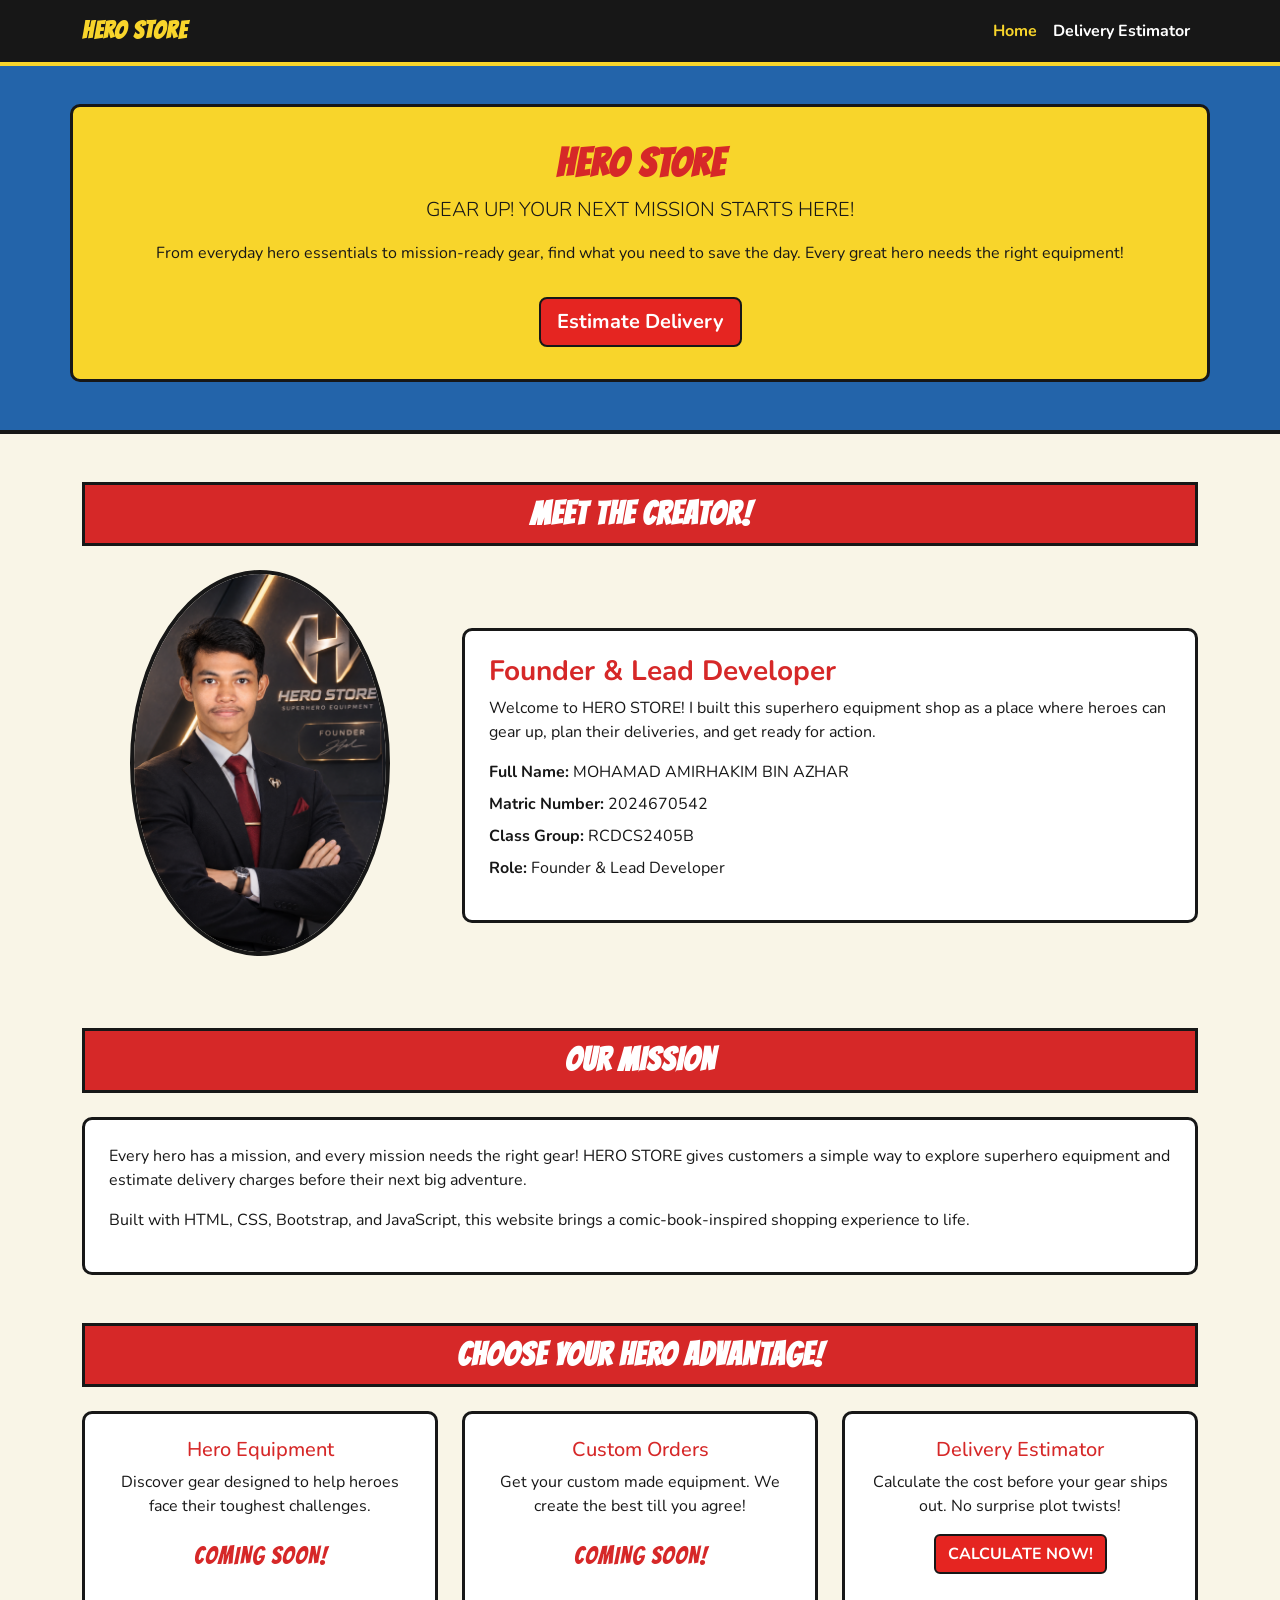
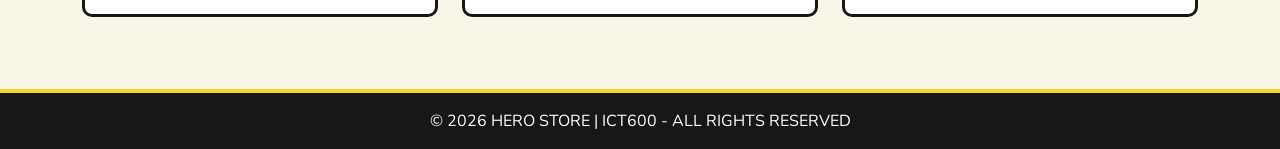
<file: index.html>
<!DOCTYPE html>
<html lang="en">

<head>
    <meta charset="UTF-8">
    <meta name="viewport" content="width=device-width, initial-scale=1.0">

    <title>Hero Store - Home</title>

    <!-- Bootstrap CSS CDN -->
    <link href="https://cdn.jsdelivr.net/npm/bootstrap@5.3.3/dist/css/bootstrap.min.css" rel="stylesheet">

    <!-- Custom CSS -->
    <link rel="stylesheet" href="css/style.css">
</head>

<body>

    <!-- Navigation Bar -->
    <nav class="navbar navbar-expand-lg navbar-dark bg-dark fixed-top">
        <div class="container">

            <a class="navbar-brand" href="index.html">HERO STORE</a>

            <button class="navbar-toggler" type="button" data-bs-toggle="collapse"
                data-bs-target="#mainNavbar" aria-controls="mainNavbar"
                aria-expanded="false" aria-label="Toggle navigation">

                <span class="navbar-toggler-icon"></span>
            </button>

            <div class="collapse navbar-collapse" id="mainNavbar">
                <ul class="navbar-nav ms-auto">

                    <li class="nav-item">
                        <a class="nav-link active" href="index.html"
                            aria-current="page">Home</a>
                    </li>

                    <li class="nav-item">
                        <a class="nav-link" href="kiosk.html">Delivery Estimator</a>
                    </li>

                </ul>
            </div>

        </div>
    </nav>

    <!-- Hero Section -->
    <header class="hero-section text-center text-white p-5">
        <div class="container">

            <h1 class="display-4">HERO STORE</h1>

            <p class="lead">GEAR UP! YOUR NEXT MISSION STARTS HERE!</p>

            <p>
                From everyday hero essentials to mission-ready gear, find what you need
                to save the day. Every great hero needs the right equipment!
            </p>

            <a href="kiosk.html" class="btn btn-primary btn-lg mt-3">
                Estimate Delivery
            </a>

        </div>
    </header>

    <!-- Main Content -->
    <main class="container my-5">

        <!-- Founder Profile Section -->
        <section class="mb-5">

            <h2 class="text-center mb-4">MEET THE CREATOR!</h2>

            <div class="row justify-content-center align-items-center">

                <!-- Founder Picture -->
                <div class="col-md-4 text-center mb-4">

                    <img src="images/founder.jpg"
                        alt="Founder of Hero Store"
                        class="img-fluid rounded-circle founder-image">

                </div>

                <!-- Founder Details -->
                <div class="col-md-8">

                    <div class="card form-card">
                        <div class="card-body">

                            <h3 class="card-title">Founder & Lead Developer</h3>

                            <p>
                                Welcome to HERO STORE! I built this superhero equipment shop as a place
                                where heroes can gear up, plan their deliveries, and get ready for action.
                            </p>

                            <ul class="list-unstyled">

                                <li class="mb-2">
                                    <strong>Full Name:</strong>
                                    MOHAMAD AMIRHAKIM BIN AZHAR
                                </li>

                                <li class="mb-2">
                                    <strong>Matric Number:</strong>
                                    2024670542
                                </li>

                                <li class="mb-2">
                                    <strong>Class Group:</strong>
                                    RCDCS2405B
                                </li>

                                <li class="mb-2">
                                    <strong>Role:</strong>
                                    Founder & Lead Developer
                                </li>

                            </ul>

                        </div>
                    </div>

                </div>
            </div>

        </section>

        <!-- Project Pitch Section -->
        <section class="mb-5">

            <h2 class="text-center mb-4">OUR MISSION</h2>

            <div class="card form-card">
                <div class="card-body p-4">

                    <p>
                        Every hero has a mission, and every mission needs the right gear!
                        HERO STORE gives customers a simple way to explore superhero equipment
                        and estimate delivery charges before their next big adventure.
                    </p>

                    <p>
                        Built with HTML, CSS, Bootstrap, and JavaScript, this website brings
                        a comic-book-inspired shopping experience to life.
                    </p>

                </div>
            </div>

        </section>

        <!-- Store Introduction Section -->
        <section class="mb-4">

            <h2 class="text-center mb-4">CHOOSE YOUR HERO ADVANTAGE!</h2>

            <div class="row g-4">

                <div class="col-md-4">
                    <div class="card form-card h-100">
                        <div class="card-body text-center">

                            <h3 class="h5">Hero Equipment</h3>

                            <p>
                                Discover gear designed to help heroes face their toughest challenges.
                            </p>

                            <p class="coming-soon">COMING SOON!</p>

                        </div>
                    </div>
                </div>

                <div class="col-md-4">
                    <div class="card form-card h-100">
                        <div class="card-body text-center">

                            <h3 class="h5">Custom Orders</h3>

                            <p>
                                Get your custom made equipment. We create the best till you agree!
                            </p>

                            <p class="coming-soon">COMING SOON!</p>

                        </div>
                    </div>
                </div>

                <div class="col-md-4">
                    <div class="card form-card h-100">
                        <div class="card-body text-center">

                            <h3 class="h5">Delivery Estimator</h3>

                            <p>
                                Calculate the cost before your gear ships out. No surprise plot twists!
                            </p>

                            <a href="kiosk.html" class="btn btn-primary">
                                CALCULATE NOW!
                            </a>

                        </div>
                    </div>
                </div>

            </div>

        </section>

    </main>

    <!-- Footer -->
    <footer class="footer mt-auto py-3 bg-dark text-white text-center">
        <div class="container">
            <p>&copy; 2026 HERO STORE | ICT600 - ALL RIGHTS RESERVED</p>
        </div>
    </footer>

    <!-- Bootstrap JavaScript CDN -->
    <script src="https://cdn.jsdelivr.net/npm/bootstrap@5.3.3/dist/js/bootstrap.bundle.min.js"></script>

    <!-- Custom JavaScript -->
    <script src="js/script.js"></script>

</body>

</html>
</file>
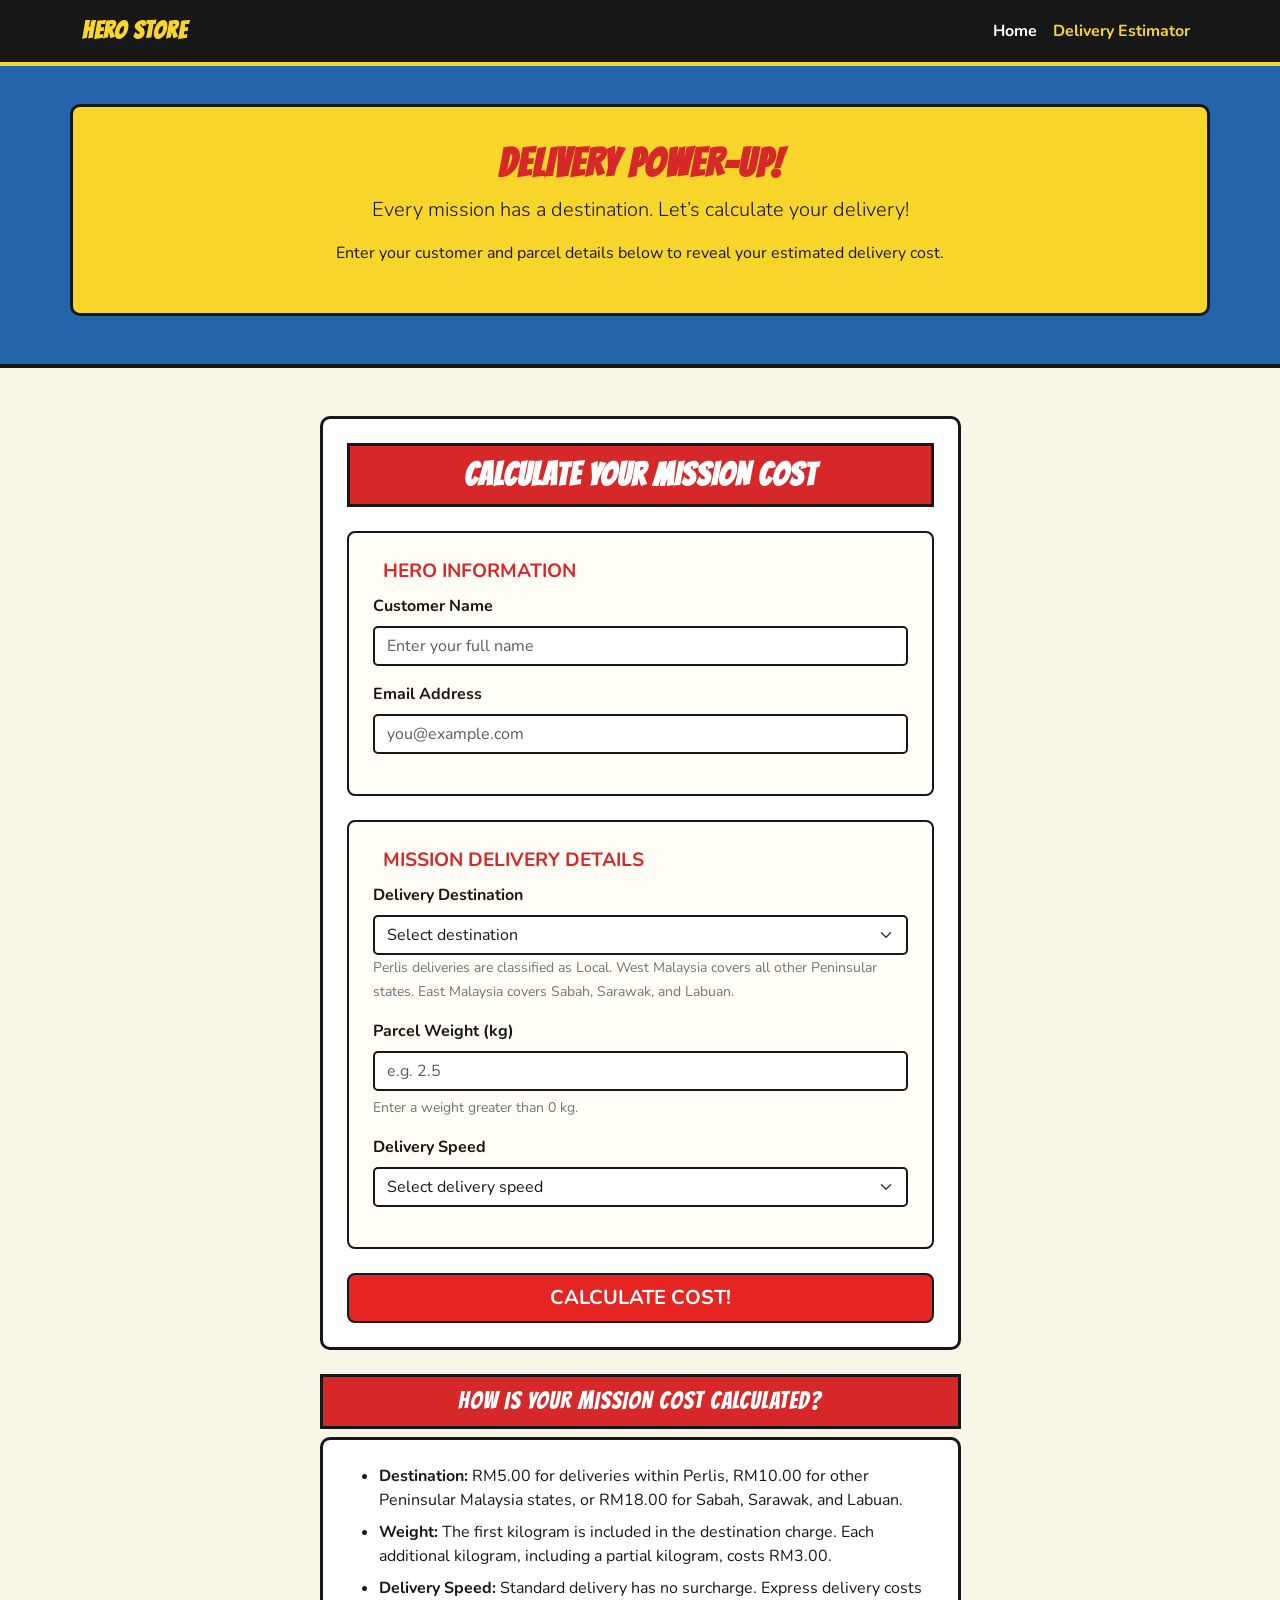
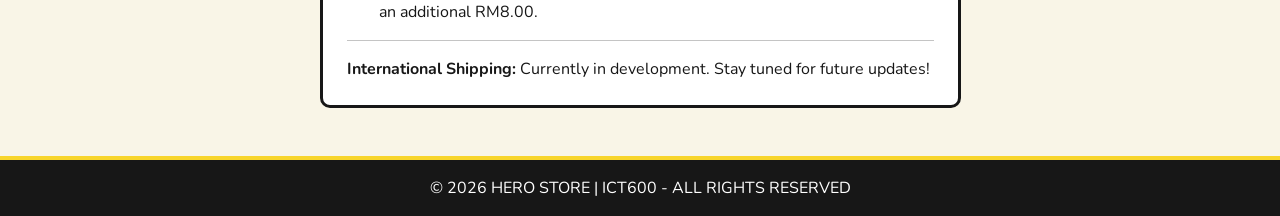
<file: kiosk.html>
<!DOCTYPE html>
<html lang="en">

<head>
    <meta charset="UTF-8">
    <meta name="viewport" content="width=device-width, initial-scale=1.0">

    <title>Hero Store - Delivery Estimator</title>

    <!-- Bootstrap CSS CDN -->
    <link href="https://cdn.jsdelivr.net/npm/bootstrap@5.3.3/dist/css/bootstrap.min.css" rel="stylesheet">

    <!-- Custom CSS -->
    <link rel="stylesheet" href="css/style.css">
</head>

<body>

    <!-- Navigation Bar -->
    <nav class="navbar navbar-expand-lg navbar-dark bg-dark fixed-top">
        <div class="container">

            <a class="navbar-brand" href="index.html">HERO STORE</a>

            <button class="navbar-toggler" type="button" data-bs-toggle="collapse"
                data-bs-target="#mainNavbar" aria-controls="mainNavbar"
                aria-expanded="false" aria-label="Toggle navigation">

                <span class="navbar-toggler-icon"></span>
            </button>

            <div class="collapse navbar-collapse" id="mainNavbar">
                <ul class="navbar-nav ms-auto">

                    <li class="nav-item">
                        <a class="nav-link" href="index.html">Home</a>
                    </li>

                    <li class="nav-item">
                        <a class="nav-link active" href="kiosk.html"
                            aria-current="page">Delivery Estimator</a>
                    </li>

                </ul>
            </div>

        </div>
    </nav>

    <!-- Hero Section -->
    <header class="hero-section text-center text-white p-5">

        <div class="container">

            <h1 class="display-4">DELIVERY POWER-UP!</h1>

            <p class="lead">
                Every mission has a destination. Let’s calculate your delivery!
            </p>

            <p>
                Enter your customer and parcel details below to reveal your estimated delivery cost.
            </p>

        </div>

    </header>

    <!-- Main Content -->
    <main class="container my-5">

        <div class="row justify-content-center">

            <div class="col-md-8 col-lg-7">

                <!-- Delivery Estimator Form -->
                <div class="card form-card">

                    <div class="card-body p-4">

                        <h2 class="card-title text-center mb-4">
                            CALCULATE YOUR MISSION COST
                        </h2>

                        <form id="deliveryForm" novalidate>

                            <!-- HERO INFORMATION -->
                            <fieldset>

                                <legend>HERO INFORMATION</legend>

                                <div class="mb-3">

                                    <label for="customerName" class="form-label">
                                        Customer Name
                                    </label>

                                    <input type="text" class="form-control"
                                        id="customerName" name="customerName"
                                        placeholder="Enter your full name"
                                        autocomplete="name">

                                    <div id="customerNameError"
                                        class="text-danger small mt-1"></div>

                                </div>

                                <div class="mb-3">

                                    <label for="customerEmail" class="form-label">
                                        Email Address
                                    </label>

                                    <input type="email" class="form-control"
                                        id="customerEmail" name="customerEmail"
                                        placeholder="you@example.com"
                                        autocomplete="email">

                                    <div id="customerEmailError"
                                        class="text-danger small mt-1"></div>

                                </div>

                            </fieldset>

                            <!-- MISSION DELIVERY DETAILS -->
                            <fieldset class="mt-4">

                                <legend>MISSION DELIVERY DETAILS</legend>

                                <div class="mb-3">

                                    <label for="destination" class="form-label">
                                        Delivery Destination
                                    </label>

                                    <select class="form-select"
                                        id="destination" name="destination">

                                        <option value="">Select destination</option>

                                        <option value="local">
                                            Perlis - RM5.00 base charge
                                        </option>

                                        <option value="west">
                                            West Malaysia (Excluding Perlis) - RM10.00 base charge
                                        </option>

                                        <option value="east">
                                            East Malaysia - RM18.00 base charge
                                        </option>

                                    </select>

                                    <small class="form-text text-secondary">
                                        Perlis deliveries are classified as Local.
                                        West Malaysia covers all other Peninsular states.
                                        East Malaysia covers Sabah, Sarawak, and Labuan.
                                    </small>

                                    <div id="destinationError"
                                        class="text-danger small mt-1"></div>

                                </div>

                                <div class="mb-3">

                                    <label for="weight" class="form-label">
                                        Parcel Weight (kg)
                                    </label>

                                    <input type="number" class="form-control"
                                        id="weight" name="weight"
                                        min="0.1" step="0.1"
                                        placeholder="e.g. 2.5">

                                    <div id="weightError"
                                        class="text-danger small mt-1"></div>

                                    <small class="form-text text-secondary">
                                        Enter a weight greater than 0 kg.
                                    </small>

                                </div>

                                <div class="mb-3">

                                    <label for="deliverySpeed" class="form-label">
                                        Delivery Speed
                                    </label>

                                    <select class="form-select"
                                        id="deliverySpeed" name="deliverySpeed">

                                        <option value="">Select delivery speed</option>

                                        <option value="standard">
                                            Standard Delivery - No extra charge
                                        </option>

                                        <option value="express">
                                            Express Delivery - RM8.00 extra
                                        </option>

                                    </select>

                                    <div id="deliverySpeedError"
                                        class="text-danger small mt-1"></div>

                                </div>

                            </fieldset>

                            <!-- Submit Button -->
                            <div class="d-grid mt-4">

                                <button type="submit" class="btn btn-primary btn-lg">
                                    CALCULATE COST!
                                </button>

                            </div>

                        </form>

                        <!-- Estimation Result -->
                        <section id="resultSection"
                            class="mt-4 p-3 rounded d-none"
                            aria-live="polite">

                            <h3 class="h4">POW! YOUR DELIVERY ESTIMATE</h3>

                            <p id="resultMessage"></p>

                            <p class="mb-1">
                                <strong>Destination Charge:</strong>
                                RM<span id="baseCharge">0.00</span>
                            </p>

                            <p class="mb-1">
                                <strong>Weight Charge:</strong>
                                RM<span id="weightCharge">0.00</span>
                            </p>

                            <p class="mb-1">
                                <strong>Speed Surcharge:</strong>
                                RM<span id="speedCharge">0.00</span>
                            </p>

                            <hr>

                            <p class="h4">
                                Total: RM<span id="totalCharge">0.00</span>
                            </p>

                            <small class="text-secondary">
                                This is an estimated delivery cost for
                                demonstration purposes only.
                            </small>

                        </section>

                    </div>

                </div>

                <!-- Pricing Information -->
                <section class="mt-4">

                    <h2 class="h4">HOW IS YOUR MISSION COST CALCULATED?</h2>

                    <div class="card form-card">

                        <div class="card-body">

                            <ul class="mb-0">

                                <li class="mb-2">
                                    <strong>Destination:</strong>
                                    RM5.00 for deliveries within Perlis,
                                    RM10.00 for other Peninsular Malaysia states,
                                    or RM18.00 for Sabah, Sarawak, and Labuan.
                                </li>

                                <li class="mb-2">
                                    <strong>Weight:</strong>
                                    The first kilogram is included in the
                                    destination charge. Each additional
                                    kilogram, including a partial kilogram,
                                    costs RM3.00.
                                </li>

                                <li>
                                    <strong>Delivery Speed:</strong>
                                    Standard delivery has no surcharge.
                                    Express delivery costs an additional RM8.00.
                                </li>

                            </ul>

                            <hr>
                            <p class="mb-0">
                                <strong>International Shipping:</strong>
                                Currently in development. Stay tuned for future updates!
                            </p>

                        </div>

                    </div>

                </section>

            </div>

        </div>

    </main>

    <!-- Footer -->
    <footer class="footer mt-auto py-3 bg-dark text-white text-center">

        <div class="container">
            <p>&copy; 2026 HERO STORE | ICT600 - ALL RIGHTS RESERVED</p>
        </div>

    </footer>

    <!-- Bootstrap JavaScript CDN -->
    <script src="https://cdn.jsdelivr.net/npm/bootstrap@5.3.3/dist/js/bootstrap.bundle.min.js"></script>

    <!-- Custom JavaScript -->
    <script src="js/script.js"></script>

</body>

</html>
</file>
<file: css/style.css>
@import url('https://fonts.googleapis.com/css2?family=Bangers&family=Nunito:wght@400;600;700;800&display=swap');


/* General Page Style */
body {
    font-family: 'Nunito', sans-serif;
    background-color: #F9F5E7;
    color: #171717;
    display: flex;
    flex-direction: column;
    min-height: 100vh;
    padding-top: 56px;
}

/* Main Content */
main {
    flex-grow: 1;
}

/* Navigation Bar */
.navbar {
    background-color: #171717 !important;
    border-bottom: 4px solid #F8D52B;
}

.navbar-brand {
    font-family: 'Bangers', cursive;
    color: #F8D52B !important;
    font-weight: bold;
    font-size: 1.5rem;
    letter-spacing: 1px;
}

.navbar .nav-link {
    color: white;
    font-weight: bold;
}

.navbar .nav-link:hover,
.navbar .nav-link.active {
    color: #F8D52B;
}

/* Hero Section */
.hero-section {
    background-color: #2364AA;
    padding: 4rem 0;
    border-bottom: 4px solid #171717;
}

.hero-section .container {
    background-color: #F8D52B;
    color: #171717;
    border: 3px solid #171717;
    border-radius: 10px;
    padding: 2rem;
}

.hero-section h1 {
    font-family: 'Bangers', cursive;
    color: #D62828;
    font-size: 2.5rem;
    font-weight: bold;
    letter-spacing: 1px;
}

.hero-section p {
    color: #171717;
}

/* General Headings */
h1, h2, h3, h4, h5, h6 {
    color: #171717;
    font-weight: bold;
}

main h2 {
    font-family: 'Bangers', cursive;
    background-color: #D62828;
    color: white !important;
    padding: 10px;
    border: 3px solid #171717;
    text-align: center;
    letter-spacing: 1px;
}

/* Links */
a {
    color: #2364AA;
    font-weight: bold;
}

a:hover {
    color: #D62828;
}

/* Table Style */
.table {
    color: #171717;
}

/* Card Style */
.form-card {
    background-color: white;
    color: #171717;
    border: 3px solid #171717;
    border-radius: 10px;
}

.form-card .card-title,
.form-card h3,
.form-card h4,
.form-card h5 {
    color: #D62828;
}

.card-body {
    padding: 1.5rem;
}

.founder-image {
    border: 4px solid #171717;
    max-width: 260px;
}

/* Fieldset Style */
fieldset {
    border: 2px solid #171717;
    padding: 1.5rem;
    border-radius: 8px;
    background-color: #FFFDF5;
}

legend {
    width: auto;
    padding: 0 10px;
    font-size: 1.2rem;
    font-weight: bold;
    color: #D62828;
}

/* Form Controls */
.form-label {
    color: #171717;
    font-weight: bold;
}

.form-control,
.form-select {
    border: 2px solid #171717;
    border-radius: 5px;
    color: #171717;
}

/* Inline Validation Errors */
.text-danger {
    color: #D62828 !important;
    font-weight: bold;
}

/* Primary Button */
.btn-primary {
    background-color: #E52521;
    border: 2px solid #171717;
    color: white;
    font-weight: bold;
}

.btn-primary:hover {
    background-color: #C91818;
    border-color: #171717;
    color: white;
}

/* Footer */
.footer {
    background-color: #171717 !important;
    color: white;
    border-top: 4px solid #F8D52B;
}

.footer p {
    margin-bottom: 0;
}

/* Code Block */
.code-block-wrapper {
    position: relative;
}

.code-block-wrapper pre {
    padding: 2.75rem 1rem 1rem;
    color: white;
    background-color: #171717;
    border-radius: 5px;
    overflow-x: auto;
}

.copy-btn {
    position: absolute;
    top: 0.5rem;
    right: 0.5rem;
    border: 2px solid #171717;
    padding: 5px 10px;
    background-color: #F8D52B;
    color: #171717;
    cursor: pointer;
}

.demo-box {
    padding: 1rem;
    border: 2px solid #171717;
    border-radius: 5px;
    background-color: white;
    color: #171717;
}

.demo-box p:last-child {
    margin-bottom: 0;
}

/* Delivery Estimate Result */
#resultSection {
    background-color: #F8D52B;
    color: #171717;
    border: 3px solid #171717 !important;
    border-radius: 10px !important;
}

#resultSection h3,
#resultSection .h4 {
    color: #D62828;
}

/* Small Screen Adjustments */
@media (max-width: 576px) {
    .hero-section .container {
        padding: 1rem;
    }

    .hero-section h1 {
        font-size: 2rem;
    }

    fieldset {
        padding: 1rem;
    }
}

/* Coming Soon Label */
.coming-soon {
    color: #D62828;
    font-family: 'Bangers', cursive;
    font-size: 1.5rem;
    margin-top: 20px;
    letter-spacing: 1px;
}
</file>
